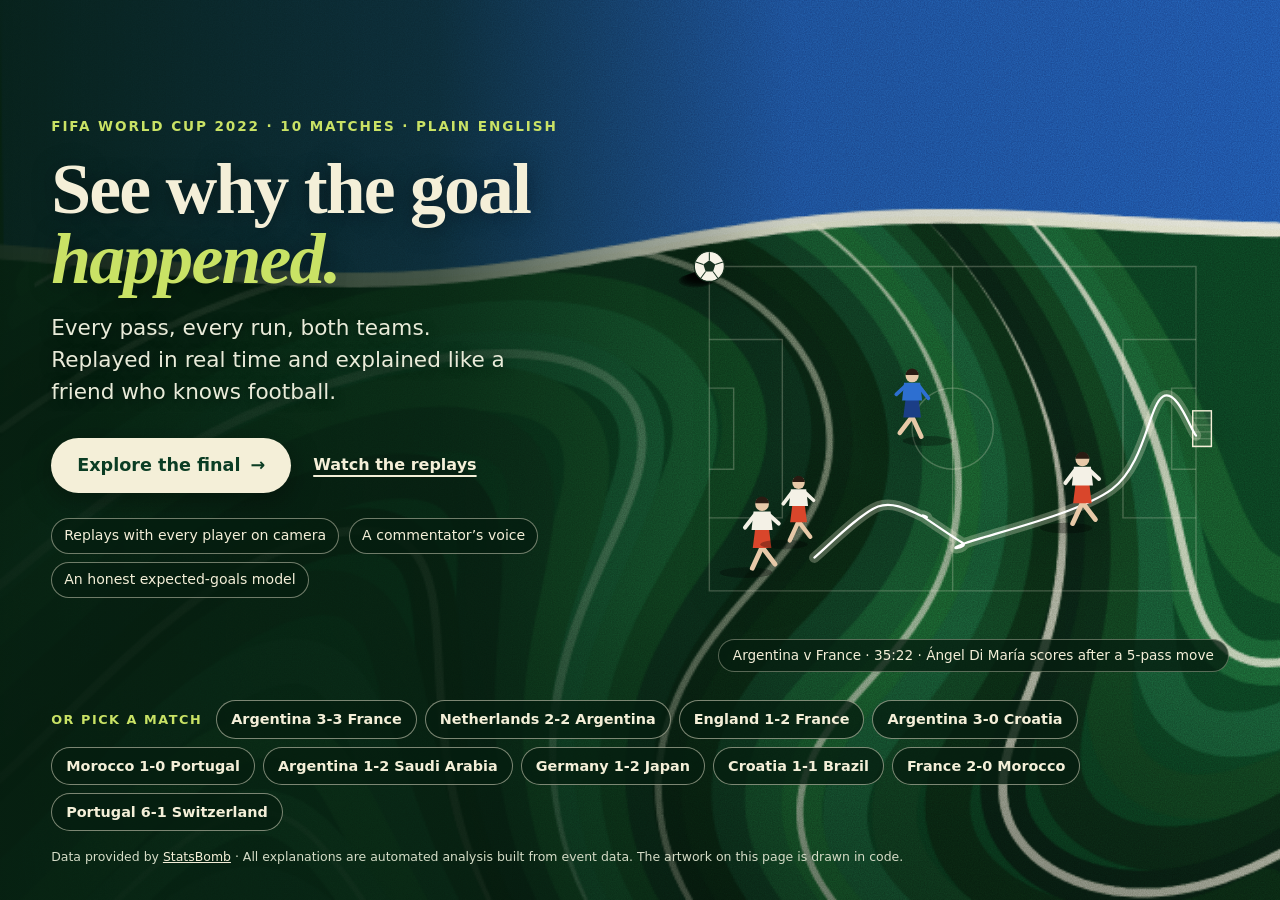
<file: index.html>
<!doctype html>
<html lang="en">
<head>
  <meta charset="utf-8">
  <meta name="viewport" content="width=device-width, initial-scale=1">
  <title>Match Explainer</title>
  <meta name="description" content="Football matches explained in plain English: statistics, tactics and animated replays of the key moments.">
  <link rel="icon" href="assets/favicon.svg" type="image/svg+xml">
  <link rel="stylesheet" href="css/style.css">
</head>
<body>
  <a class="skip" href="#view">Skip to content</a>
  <header class="top">
    <div class="top-inner">
      <a class="brand" href="#home" aria-label="Match Explainer home">
        <svg viewBox="0 0 32 32" width="28" height="28" aria-hidden="true"><circle cx="16" cy="16" r="15" fill="#1F3864"/><path d="M16 7l5.5 4-2.1 6.5h-6.8L10.5 11z" fill="#fff"/><path d="M16 7V3M21.5 11l4-2M19.4 17.5l3 4.5M12.6 17.5l-3 4.5M10.5 11l-4-2" stroke="#fff" stroke-width="1.6" fill="none"/></svg>
        <span>Match Explainer</span>
      </a>
      <label class="picker"><span>Match</span>
        <select id="match-picker" aria-label="Choose a match"></select>
      </label>
    </div>
    <nav id="nav" aria-label="Pages"></nav>
  </header>

  <main id="view" tabindex="-1"><p class="loading">Loading…</p></main>

  <footer class="foot">
    <p>Data provided by <a href="https://github.com/statsbomb/open-data" target="_blank" rel="noopener">StatsBomb</a>
      (free open data, used under their user agreement). Explanations are <strong>automated analysis</strong>
      built from event data, not human commentary.</p>
    <p class="small">No broadcast footage is used. This site loads no third-party scripts, fonts or trackers and sets no cookies.</p>
  </footer>

  <script type="module" src="js/app.js"></script>
</body>
</html>
</file>
<file: css/style.css>
/* Match Explainer - "stadium night" theme: dark glass panels over a liquid-pitch backdrop, lime accent, floodlit turf.
   Team colours stay colour-blind safe and are never the only cue (blue circles, orange rounded squares). */
:root {
  /* tokens kept as hex so the contrast tests can read them */
  --bg: #07170F; --panel: #0E2619; --card: #0E2619; --text: #EEF1E2; --muted: #B7C4AE; --head: #F4EFD8; --navy: #F4EFD8;
  --accent: #C9E265; --on-accent: #0B2A18; --focus: #C9E265; --ok: #8FD694;
  --home: #2E75B6; --away: #B75410; --home-ink: #8CC0F5; --away-ink: #F5A66B;
  --lawn: #0B3D24; --lawn2: #145C31; --cream: #F4EFD8; --cream-dim: #CFD8C3; --lime: #C9E265;
  --edge: rgba(244, 239, 216, .16); --edge2: rgba(244, 239, 216, .3); --glass: rgba(14, 38, 25, .78);
  --display: "Iowan Old Style", "Palatino Linotype", Palatino, "Book Antiqua", Georgia, serif;
  --font: system-ui, -apple-system, "Segoe UI", Roboto, "Helvetica Neue", Arial, sans-serif;
  --radius: 16px; --gap: 16px;
  font-family: var(--font); font-size: 16px; line-height: 1.55; color: var(--text); background: var(--bg); color-scheme: dark;
}
* { box-sizing: border-box; }
body { margin: 0; background: transparent; min-height: 100vh; display: flex; flex-direction: column; }   /* transparent: the fixed backdrop canvas shows through */
h1, h2, h3 { color: var(--head); line-height: 1.2; margin: 0 0 .5em; }
h1[tabindex="-1"]:focus, h1[tabindex="-1"]:focus-visible, h2[tabindex="-1"]:focus-visible { outline: none; }   /* headings are focused by the router for screen readers, not for sighted users */
h1 { font-size: 2.1rem; font-family: var(--display); font-weight: 700; letter-spacing: -.01em; } h2 { font-size: 1.2rem; } h3 { font-size: 1.05rem; }
a { color: var(--accent); }
:focus-visible { outline: 3px solid var(--focus); outline-offset: 2px; border-radius: 6px; }
.skip { position: absolute; left: -999px; top: 0; background: var(--accent); color: var(--on-accent); padding: 8px 12px; z-index: 30; }
.skip:focus { left: 8px; top: 8px; }
.muted { color: var(--muted); } .small { font-size: .85rem; } .lede { max-width: 62rem; } .loading { color: var(--muted); }
.visually-hidden { position: absolute; width: 1px; height: 1px; overflow: hidden; clip: rect(0 0 0 0); white-space: nowrap; }

/* ----- backdrop (flow.js): the liquid pitch behind everything, dimmed on inner pages ----- */
#backdrop { position: fixed; inset: 0; width: 100%; height: 100%; z-index: -10; }
#dim { position: fixed; inset: 0; z-index: -8; background: linear-gradient(180deg, rgba(5, 20, 12, .62) 0%, rgba(5, 20, 12, .88) 100%); transition: opacity .6s; }
body.is-landing #dim { opacity: 0; }
#grain { position: fixed; inset: -20%; z-index: -7; opacity: .3; mix-blend-mode: overlay; pointer-events: none;
  background-image: url("data:image/svg+xml;utf8,<svg xmlns='http://www.w3.org/2000/svg' width='220' height='220'><filter id='n'><feTurbulence type='fractalNoise' baseFrequency='.85' numOctaves='2' stitchTiles='stitch'/><feColorMatrix values='0 0 0 0 1  0 0 0 0 1  0 0 0 0 1  0 0 0 1.1 -.2'/></filter><rect width='100%' height='100%' filter='url(%23n)'/></svg>"); }
body.is-landing #grain { opacity: .42; }
body.bg-animated #grain { animation: grain 1.1s steps(6) infinite; }
@keyframes grain { 0% { transform: translate(0, 0); } 20% { transform: translate(-3%, 2%); } 40% { transform: translate(2%, -3%); } 60% { transform: translate(-2%, -2%); } 80% { transform: translate(3%, 3%); } 100% { transform: translate(0, 0); } }

/* ----- header, nav, footer ----- */
.top { background: rgba(6, 22, 14, .74); -webkit-backdrop-filter: blur(16px) saturate(1.2); backdrop-filter: blur(16px) saturate(1.2); border-bottom: 1px solid var(--edge); position: sticky; top: 0; z-index: 5; color: var(--head); }
.top-inner { max-width: 1180px; margin: 0 auto; padding: 10px 16px; display: flex; gap: 16px; align-items: center; justify-content: space-between; flex-wrap: wrap; }
.brand { display: inline-flex; align-items: center; gap: 10px; font-weight: 700; font-size: 1.2rem; color: var(--head); text-decoration: none; font-family: var(--display); }
.picker { display: inline-flex; align-items: center; gap: 8px; font-weight: 600; color: var(--head); }
select { font: inherit; padding: 6px 10px; border: 1px solid var(--edge2); border-radius: 10px; background: #0E2619; color: var(--text); max-width: 60vw; }
#nav { max-width: 1180px; margin: 0 auto; padding: 0 16px; display: flex; gap: 4px; overflow-x: auto; }
#nav a { padding: 10px 14px; text-decoration: none; color: var(--cream-dim); font-weight: 600; border-bottom: 3px solid transparent; white-space: nowrap; transition: color .15s; }
#nav a:hover { color: #fff; }
#nav a[aria-current="page"] { color: #fff; border-bottom-color: var(--accent); }
main { flex: 1; width: 100%; max-width: 1180px; margin: 0 auto; padding: 22px 16px 36px; outline: none; }
body:not(.is-landing) main { animation: rise .4s ease-out both; }
@keyframes rise { from { opacity: 0; transform: translateY(8px); } to { opacity: 1; transform: none; } }
.foot { background: rgba(3, 12, 8, .82); color: var(--muted); padding: 18px 16px; font-size: .9rem; border-top: 1px solid var(--edge); }
.foot p { max-width: 1180px; margin: 0 auto 6px; } .foot a { color: var(--accent); } .foot .small { font-size: .85rem; }

/* ----- glass cards and basic controls ----- */
.card { background: var(--glass); -webkit-backdrop-filter: blur(14px) saturate(1.25); backdrop-filter: blur(14px) saturate(1.25); border: 1px solid var(--edge); border-radius: var(--radius);
  padding: 18px 20px; margin-bottom: var(--gap); box-shadow: 0 12px 36px rgba(0, 0, 0, .32); }
.grid2 { display: grid; grid-template-columns: 1fr 1fr; gap: var(--gap); } .grid2 > .card { margin-bottom: 0; } .grid2.panels { margin-top: var(--gap); }
@media (max-width: 760px) { .grid2 { grid-template-columns: 1fr; } .card { padding: 14px; } h1 { font-size: 1.55rem; } }
.center { text-align: center; }
.eyebrow { color: var(--muted); font-size: .92rem; margin: 0 0 6px; }
.badge { display: inline-block; font-size: .8rem; font-weight: 700; color: var(--on-accent); background: var(--accent); border-radius: 99px; padding: 2px 10px; }
.badge .term { border-bottom-color: var(--on-accent); }
.note { background: rgba(255, 200, 87, .12); border-left: 4px solid #FFC857; padding: 8px 12px; border-radius: 8px; margin: 12px 0 0; color: var(--text); }
.error { background: rgba(255, 99, 99, .12); border-left: 4px solid #FF6B6B; padding: 12px 16px; border-radius: 8px; }
code { background: rgba(244, 239, 216, .1); padding: 1px 6px; border-radius: 6px; }
.btn { font: inherit; font-weight: 600; padding: 7px 14px; border-radius: 999px; border: 1px solid var(--edge2); background: rgba(244, 239, 216, .07); color: var(--text); cursor: pointer; transition: background .15s, border-color .15s; }
.btn:hover { background: rgba(244, 239, 216, .16); }
.btn[aria-pressed="true"], .btn.on { background: var(--accent); color: var(--on-accent); border-color: var(--accent); }
.btn:disabled { opacity: .45; cursor: not-allowed; }
.btn-row { display: flex; flex-wrap: wrap; gap: 8px; margin: 8px 0; align-items: center; }
.toolbar { padding-bottom: 8px; }
.pill { display: inline-block; margin: 0; padding: 6px 14px; border-radius: 999px; font-size: .9rem; font-weight: 600; color: var(--head); background: rgba(6, 22, 14, .72); -webkit-backdrop-filter: blur(10px); backdrop-filter: blur(10px); border: 1px solid var(--edge2); }
.swatch { display: inline-block; width: 14px; height: 14px; vertical-align: -2px; }
.swatch.home { background: var(--home); border-radius: 50%; } .swatch.away { background: var(--away); border-radius: 3px; }
.chip { display: inline-block; padding: 2px 10px; border-radius: 99px; font-weight: 700; font-size: .85rem; color: #fff; }
.chip.home { background: var(--home); } .chip.away { background: var(--away); }
.tok { display: inline-grid; place-items: center; flex: none; width: 26px; height: 26px; font: 800 .75rem/1 var(--font); color: #fff; border: 2px solid rgba(255, 255, 255, .85); box-shadow: 0 2px 6px rgba(0, 0, 0, .4); }
.tok.home { background: radial-gradient(circle at 35% 30%, #5B9BE0, var(--home)); border-radius: 50%; } .tok.away { background: radial-gradient(circle at 35% 30%, #E58A4A, var(--away)); border-radius: 8px; }
.crest { display: inline-grid; place-items: center; flex: none; width: 30px; height: 30px; font: 800 .6rem/1 var(--font); letter-spacing: .04em; color: #fff; border: 2px solid rgba(255, 255, 255, .85); box-shadow: 0 2px 8px rgba(0, 0, 0, .45); }
.crest.home { background: radial-gradient(circle at 35% 30%, #5B9BE0, var(--home)); border-radius: 50%; } .crest.away { background: radial-gradient(circle at 35% 30%, #E58A4A, var(--away)); border-radius: 10px; }
.crest.big { width: 78px; height: 78px; font-size: 1.1rem; border-width: 3px; }
.crest.big.away { border-radius: 22px; }
.switch { display: inline-flex; align-items: center; gap: 9px; padding: 6px 14px 6px 8px; border-radius: 999px; border: 1px solid var(--edge2); background: rgba(244, 239, 216, .06); color: var(--text); font: inherit; font-weight: 600; cursor: pointer; }
.switch i { width: 30px; height: 17px; border-radius: 99px; background: rgba(244, 239, 216, .28); position: relative; transition: background .2s; flex: none; }
.switch i::after { content: ''; position: absolute; top: 2px; left: 2px; width: 13px; height: 13px; border-radius: 50%; background: #fff; transition: transform .2s, background .2s; }
.switch[aria-pressed="true"] i { background: var(--accent); } .switch[aria-pressed="true"] i::after { transform: translateX(13px); background: var(--on-accent); }
.switch:disabled { opacity: .45; cursor: not-allowed; }
input[type=range] { accent-color: var(--accent); }
.slider-row { display: grid; grid-template-columns: auto 1fr; gap: 8px 14px; align-items: center; margin: 10px 0; }
.slider-row input[type=range] { width: 100%; height: 28px; }
.tabs { display: flex; gap: 4px; background: rgba(244, 239, 216, .07); padding: 4px; border-radius: 999px; margin: 6px 0 12px; }
.tab { flex: 1; border: 0; background: none; color: var(--text); padding: 7px 10px; border-radius: 999px; font: inherit; font-weight: 600; cursor: pointer; }
.tab[aria-pressed="true"] { background: var(--accent); color: var(--on-accent); }
.legend { display: flex; flex-wrap: wrap; gap: 14px; font-size: .88rem; color: var(--muted); margin: 10px 0; align-items: center; }
.legend .item { display: inline-flex; align-items: center; gap: 6px; }
dl.kv { display: grid; grid-template-columns: 1fr auto; gap: 4px 12px; margin: 8px 0 0; } dl.kv dt { color: var(--muted); } dl.kv dd { margin: 0; font-weight: 700; text-align: right; }
.scroll { overflow-x: auto; }
.term { font: inherit; color: inherit; background: none; border: none; padding: 0; cursor: help; border-bottom: 2px dotted var(--accent); }
#tip { position: fixed; z-index: 40; max-width: 300px; background: rgba(8, 26, 17, .96); color: var(--text); padding: 10px 12px; border-radius: 12px; font-size: .9rem; border: 1px solid var(--edge2); box-shadow: 0 10px 30px rgba(0, 0, 0, .5); pointer-events: none; }
#tip b { display: block; margin-bottom: 2px; color: var(--accent); } #tip[hidden] { display: none; }
table.plain { width: 100%; border-collapse: collapse; font-size: .95rem; } table.plain th, table.plain td { text-align: left; padding: 8px; border-bottom: 1px solid var(--edge); }
table.plain th { color: var(--head); } table.plain td.num, table.plain th.num { text-align: right; font-variant-numeric: tabular-nums; }
table.plain tr.hl th, table.plain tr.hl td { background: rgba(201, 226, 101, .12); font-weight: 700; }
.shotinfo { min-height: 3em; background: rgba(244, 239, 216, .07); border: 1px solid var(--edge); border-radius: 12px; padding: 8px 12px; margin: 10px 0; }
.gl dt { font-weight: 700; color: var(--head); margin-top: 14px; } .gl dd { margin: 2px 0 0; }
ul.bars { list-style: none; padding: 0; margin: 8px 0; display: grid; gap: 6px; }
ul.bars li { display: grid; grid-template-columns: 9.5em 1fr 3.5em; gap: 10px; align-items: center; font-size: .92rem; }
ul.bars i { display: block; height: 12px; border-radius: 6px; background: var(--accent); } ul.bars b { text-align: right; font-variant-numeric: tabular-nums; }
.listen { display: inline-flex; flex-wrap: wrap; gap: 8px 10px; align-items: center; }
.voice-pick { max-width: 16em; } .voice-hint { font-size: .85rem; }

/* ----- summary: fixtures strip, scoreboard, possession, stats ----- */
.fixtures ul { display: flex; gap: 10px; list-style: none; padding: 0 0 8px; margin: 0 0 var(--gap); overflow-x: auto; scroll-snap-type: x proximity; }
.fx { display: flex; flex-direction: column; gap: 8px; min-width: 176px; padding: 11px 13px; border-radius: 16px; background: var(--glass); -webkit-backdrop-filter: blur(12px); backdrop-filter: blur(12px); border: 1px solid var(--edge); color: var(--text); text-decoration: none; scroll-snap-align: start; transition: transform .15s, border-color .15s; }
.fx:hover { transform: translateY(-2px); border-color: var(--edge2); }
.fx.on { border-color: var(--accent); background: rgba(40, 70, 28, .82); box-shadow: 0 0 0 1px var(--accent), 0 10px 26px rgba(0, 0, 0, .4); }
.fx-stage { font-size: .7rem; letter-spacing: .1em; text-transform: uppercase; color: var(--accent); font-weight: 700; }
.fx-row { display: flex; align-items: center; justify-content: space-between; gap: 8px; font-size: 1.2rem; color: var(--head); }
.fx-teams { font-size: .78rem; color: var(--muted); }
.scoreboard { padding: 22px 20px 26px; background: radial-gradient(120% 140% at 50% -20%, rgba(201, 226, 101, .13), transparent 55%), var(--glass); }
.board3 { display: flex; justify-content: center; align-items: center; gap: clamp(16px, 5vw, 64px); flex-wrap: wrap; margin: 8px 0 6px; }
.board3 .side { display: flex; flex-direction: column; align-items: center; gap: 10px; min-width: 9rem; }
.tname { font-family: var(--display); font-size: 1.55rem; font-weight: 700; color: var(--head); }
.board3 .score { font-family: var(--display); font-size: clamp(3rem, 8vw, 5rem); font-weight: 800; color: var(--head); letter-spacing: .02em; text-shadow: 0 4px 30px rgba(201, 226, 101, .25); }
.poss { display: flex; height: 32px; border-radius: 999px; overflow: hidden; margin: 8px 0; font-weight: 700; color: #fff; box-shadow: inset 0 0 0 1px rgba(255, 255, 255, .2); }
.poss span { display: flex; align-items: center; padding: 0 14px; min-width: 56px; }
.poss .h { background: var(--home); } .poss .a { background: var(--away); justify-content: flex-end; }
.stats { width: 100%; border-collapse: collapse; }
.stats th, .stats td { padding: 9px 6px; border-bottom: 1px solid var(--edge); text-align: center; vertical-align: middle; }
.stats th[scope=row] { font-weight: 600; color: var(--head); width: 36%; } .stats td { width: 32%; }
.stats .val { font-weight: 700; font-size: 1.08rem; }
.stats .bar { height: 6px; border-radius: 3px; margin-top: 5px; background: rgba(244, 239, 216, .12); position: relative; }
.stats .bar i { position: absolute; top: 0; bottom: 0; border-radius: 3px; }
.stats td.h .bar i { right: 0; background: var(--home-ink); } .stats td.a .bar i { left: 0; background: var(--away-ink); }
.stats .sub { color: var(--muted); font-size: .85rem; } .stats thead th { font-size: .95rem; color: var(--head); }

/* ----- the stage: stadium frame, floodlit turf, overlay cards ----- */
.stage { position: relative; border-radius: 20px; overflow: hidden; padding: 52px 14px 14px; isolation: isolate; border: 1px solid var(--edge);
  background: radial-gradient(120% 70% at 50% 0%, #17402A 0%, #07170F 62%, #040C08 100%); box-shadow: 0 22px 60px rgba(0, 0, 0, .55); }
.crowd { position: absolute; left: 0; right: 0; top: 0; height: 40%; z-index: 0; opacity: .95; pointer-events: none;
  background: radial-gradient(circle at 25% 50%, rgba(255, 205, 140, .55) 0 1.1px, transparent 1.7px) 0 0 / 9px 8px, radial-gradient(circle at 70% 40%, rgba(160, 190, 255, .45) 0 1px, transparent 1.6px) 4px 3px / 11px 9px,
    radial-gradient(circle at 50% 60%, rgba(255, 120, 110, .4) 0 1px, transparent 1.5px) 2px 6px / 13px 10px, linear-gradient(#0b1812, #0e2a1a);
  -webkit-mask-image: linear-gradient(#000 35%, transparent); mask-image: linear-gradient(#000 35%, transparent); }
.ads { position: absolute; left: 14px; right: 14px; top: 46px; height: 14px; z-index: 1; display: flex; gap: 3.2em; justify-content: center; overflow: hidden; border-radius: 4px 4px 0 0;
  background: linear-gradient(90deg, #0B3D24, #12552F, #0B3D24); border-top: 1px solid rgba(201, 226, 101, .55); }
.ads span { font: 700 8px/14px var(--font); letter-spacing: .35em; color: rgba(244, 239, 216, .8); white-space: nowrap; }
.hud { position: absolute; left: 14px; right: 14px; top: 9px; z-index: 4; display: flex; justify-content: space-between; align-items: center; gap: 10px; }
.hud .pill { max-width: calc(100% - 110px); } .hud .tilt { margin-left: auto; padding: 5px 13px; font-size: .85rem; background: rgba(6, 22, 14, .72); }
.hud .caption { min-height: 0; }
.hud .tilt[aria-pressed="true"] { background: var(--accent); color: var(--on-accent); border-color: var(--accent); }
.turf { position: relative; z-index: 2; margin-top: 14px; border-radius: 0 0 12px 12px; padding: 2.2% 2.6%; transform-origin: 50% 0; transition: transform .6s cubic-bezier(.2, .7, .2, 1);
  background: radial-gradient(90% 70% at 50% 35%, rgba(255, 255, 220, .24), transparent 62%), radial-gradient(140% 120% at 50% 50%, transparent 50%, rgba(0, 0, 0, .62) 100%), linear-gradient(#26823D, #1B6631);
  box-shadow: inset 0 0 50px rgba(0, 0, 0, .5); }
.turf::after { content: ''; position: absolute; inset: 0; border-radius: inherit; pointer-events: none; mix-blend-mode: soft-light; opacity: .5;
  background-image: url("data:image/svg+xml;utf8,<svg xmlns='http://www.w3.org/2000/svg' width='160' height='160'><filter id='g'><feTurbulence type='fractalNoise' baseFrequency='.9' numOctaves='2' stitchTiles='stitch'/><feColorMatrix values='0 0 0 0 .5  0 0 0 0 .6  0 0 0 0 .4  0 0 0 1.4 -.45'/></filter><rect width='100%' height='100%' filter='url(%23g)'/></svg>"); }
.stage[data-tilt="on"] .turf { transform: perspective(1150px) rotateX(34deg) scale(.97); transform-origin: 50% 100%; margin-top: -21%; }
.board { position: relative; }
.overlay { position: absolute; inset: 0; pointer-events: none; z-index: 3; }
svg.pitch { width: 100%; height: auto; display: block; overflow: visible; }
svg.pitch text { font-family: var(--font); }
svg.pitch g[tabindex]:focus-visible { outline: none; } svg.pitch g[tabindex]:focus-visible > :nth-child(2) { stroke: var(--accent); stroke-width: 1; }

/* ----- replay: transport bar, callout, move panels ----- */
.transport { display: flex; align-items: center; gap: 12px; margin-top: 12px; padding: 10px 14px; border-radius: 18px; flex-wrap: wrap; background: var(--glass); -webkit-backdrop-filter: blur(14px); backdrop-filter: blur(14px); border: 1px solid var(--edge); box-shadow: 0 10px 30px rgba(0, 0, 0, .3); }
.round { width: 44px; height: 44px; border-radius: 50%; border: 0; background: var(--accent); color: var(--on-accent); font-size: 1.05rem; font-weight: 800; cursor: pointer; flex: none; box-shadow: 0 4px 14px rgba(0, 0, 0, .4); }
.round:hover { filter: brightness(1.08); }
.time { font-variant-numeric: tabular-nums; color: var(--muted); font-size: .88rem; min-width: 2.6em; }
.transport input[type=range] { flex: 1 1 160px; min-width: 120px; height: 8px; border-radius: 99px; -webkit-appearance: none; appearance: none; cursor: pointer;
  background: linear-gradient(90deg, var(--accent) var(--fill, 0%), rgba(244, 239, 216, .2) var(--fill, 0%)); }
.transport input[type=range]::-webkit-slider-thumb { -webkit-appearance: none; width: 20px; height: 20px; border-radius: 50%; background: #fff; border: 4px solid var(--accent); box-shadow: 0 2px 8px rgba(0, 0, 0, .5); }
.transport input[type=range]::-moz-range-thumb { width: 14px; height: 14px; border-radius: 50%; background: #fff; border: 4px solid var(--accent); }
.seg { display: inline-flex; background: rgba(244, 239, 216, .08); border-radius: 999px; padding: 3px; }
.seg-btn { border: 0; background: none; color: var(--text); padding: 5px 12px; border-radius: 999px; font: inherit; font-weight: 600; cursor: pointer; }
.seg-btn[aria-pressed="true"] { background: var(--accent); color: var(--on-accent); font-weight: 800; }
.switches { margin: 14px 0 6px; }
.callout { position: absolute; width: 224px; transform: translate(18px, -118%); padding: 10px 12px; border-radius: 16px; font-size: .78rem; color: var(--text); pointer-events: none;
  background: rgba(8, 28, 18, .74); -webkit-backdrop-filter: blur(12px) saturate(1.3); backdrop-filter: blur(12px) saturate(1.3); border: 1px solid var(--edge2); box-shadow: 0 12px 34px rgba(0, 0, 0, .5); transition: left .06s linear, top .06s linear; }
.callout.flip { transform: translate(calc(-100% - 18px), -118%); } .callout.below { transform: translate(18px, 16%); } .callout.flip.below { transform: translate(calc(-100% - 18px), 16%); }
.callout dd { white-space: nowrap; }
.callout[hidden] { display: none; }
.callout header { display: flex; align-items: center; gap: 8px; margin-bottom: 6px; } .callout strong { color: var(--head); font-size: .92rem; line-height: 1.2; }
.callout .tok { width: 22px; height: 22px; font-size: .68rem; }
.callout dl { display: grid; grid-template-columns: auto 1fr; gap: 2px 10px; margin: 0; } .callout dt { color: var(--muted); } .callout dd { margin: 0; text-align: right; font-weight: 700; }
ol.steps { list-style: none; margin: 8px 0 0; padding: 0; display: grid; gap: 6px; }
ol.steps li { display: flex; gap: 10px; align-items: center; padding: 6px 8px; border-radius: 12px; color: var(--muted); }
ol.steps li .n { width: 24px; height: 24px; flex: none; border-radius: 50%; display: grid; place-items: center; background: rgba(244, 239, 216, .14); color: var(--text); font-size: .78rem; font-weight: 800; }
ol.steps li.on { background: rgba(201, 226, 101, .14); color: var(--text); font-weight: 600; } ol.steps li.on .n { background: var(--accent); color: var(--on-accent); }
.squad { list-style: none; margin: 8px 0; padding: 0; display: flex; flex-wrap: wrap; gap: 10px; } .squad li { display: flex; align-items: center; gap: 8px; padding: 5px 14px 5px 6px; background: rgba(244, 239, 216, .08); border-radius: 999px; }
.panel h2 { margin-bottom: .4em; }

/* ----- pitch page: players panel ----- */
.split { display: grid; grid-template-columns: minmax(0, 1fr) 340px; gap: var(--gap); align-items: start; margin-bottom: var(--gap); }
@media (max-width: 1000px) { .split { grid-template-columns: 1fr; } }
.split > .panel { margin-bottom: 0; }
.plist { list-style: none; padding: 0; margin: 0; max-height: 540px; overflow: auto; display: grid; gap: 4px; }
.prow { width: 100%; display: grid; grid-template-columns: 26px 1fr auto 52px 26px; gap: 8px; align-items: center; text-align: left; background: rgba(244, 239, 216, .05); border: 1px solid transparent; border-radius: 12px; padding: 6px 8px; color: var(--text); font: inherit; font-size: .9rem; cursor: pointer; }
.prow:hover, .prow:focus-visible { background: rgba(201, 226, 101, .13); border-color: rgba(201, 226, 101, .55); }
.pname { overflow: hidden; text-overflow: ellipsis; white-space: nowrap; }
.role { font-size: .66rem; font-weight: 800; letter-spacing: .06em; padding: 2px 7px; border-radius: 99px; background: rgba(244, 239, 216, .14); }
.tbar { height: 6px; border-radius: 3px; background: rgba(244, 239, 216, .14); overflow: hidden; } .tbar i { display: block; height: 100%; background: var(--accent); }
.prow b { text-align: right; font-variant-numeric: tabular-nums; }

/* ----- moments list ----- */
.moments { display: grid; grid-template-columns: 290px 1fr; gap: var(--gap); align-items: start; }
@media (max-width: 860px) {
  .moments { grid-template-columns: 1fr; }
  .moments .mlist { display: flex; overflow-x: auto; padding-bottom: 8px; scroll-snap-type: x proximity; }   /* a swipeable strip, so the replay is not buried under ten rows */
  .moments .mlist li { flex: none; width: 190px; scroll-snap-align: start; }
}
@media (max-width: 600px) { .callout { display: none; } }   /* the caption already says what is happening; a card would cover a small pitch */
.mlist { list-style: none; margin: 0; padding: 0; display: grid; gap: 8px; }
.mitem { width: 100%; display: flex; gap: 12px; align-items: center; text-align: left; font: inherit; color: var(--text); background: var(--glass); -webkit-backdrop-filter: blur(12px); backdrop-filter: blur(12px); border: 1px solid var(--edge); border-radius: 14px; padding: 10px 12px; cursor: pointer; transition: border-color .15s, transform .15s; }
.mitem:hover { border-color: var(--edge2); transform: translateX(2px); }
.mitem[aria-current="true"] { border-color: var(--accent); box-shadow: inset 4px 0 0 var(--accent); background: rgba(40, 70, 28, .82); }
.mclock { font-weight: 800; color: var(--head); font-variant-numeric: tabular-nums; min-width: 3.4em; }
.mbody { display: flex; flex-direction: column; font-size: .92rem; } .mbody strong { color: var(--head); }
.redcard { display: flex; align-items: center; gap: 14px; }
.card-icon { width: 34px; height: 46px; background: #E53935; border-radius: 5px; display: inline-block; flex: none; box-shadow: 0 4px 14px rgba(229, 57, 53, .4); }
.replay { margin-bottom: var(--gap); }
.caption { font-weight: 600; margin: 0; }

/* ----- landing page ----- */
body.is-landing .top, body.is-landing .foot, body.is-landing .skip { display: none; }
body.is-landing main { max-width: none; padding: 0; animation: none; }
.lp { position: relative; min-height: 100vh; min-height: 100dvh; overflow: hidden; color: var(--cream);
  display: grid; grid-template-columns: minmax(0, 1.12fr) minmax(0, 1fr); grid-template-rows: 1fr auto auto; gap: 0 2vw; padding: clamp(16px, 2.6vw, 40px) clamp(18px, 4vw, 56px); isolation: isolate; }
.lp-scrim { position: absolute; inset: 0; z-index: -1; pointer-events: none;
  background: linear-gradient(90deg, rgba(6, 30, 16, .92) 0%, rgba(6, 30, 16, .72) 34%, rgba(6, 30, 16, .1) 62%, rgba(6, 30, 16, 0) 100%), radial-gradient(120% 90% at 50% 120%, rgba(0, 0, 0, .5), transparent 60%); }
.lp-copy { grid-column: 1; grid-row: 1; align-self: center; max-width: 42rem; padding: 2vh 0; }
.lp-eyebrow { font-size: .85rem; letter-spacing: .14em; text-transform: uppercase; color: var(--lime); font-weight: 700; margin: 0 0 1rem; }
.lp h1 { color: var(--cream); font-size: clamp(2.7rem, 5.6vw, 5.4rem); line-height: .98; margin: 0 0 1.1rem; font-weight: 800; letter-spacing: -.025em; text-shadow: 0 2px 24px rgba(0, 0, 0, .45); }
.lp h1 em { color: var(--lime); font-style: italic; }
.lp h1:focus { outline: none; }
.lp-sub { font-size: clamp(1.05rem, 1.7vw, 1.35rem); line-height: 1.5; max-width: 30rem; color: #E9EBD9; margin: 0 0 1.8rem; text-shadow: 0 1px 12px rgba(0, 0, 0, .5); }
.lp-cta { display: flex; flex-wrap: wrap; gap: 14px 22px; align-items: center; margin-bottom: 1.6rem; }
.lp-btn { display: inline-flex; gap: 10px; align-items: center; background: var(--cream); color: var(--lawn); font-weight: 800; font-size: 1.1rem; padding: 14px 26px; border-radius: 999px; text-decoration: none;
  box-shadow: 0 8px 30px rgba(0, 0, 0, .35); transition: transform .18s ease, background .18s ease; }
.lp-btn:hover { background: var(--lime); transform: translateY(-2px); }
.lp-link { color: var(--cream); font-weight: 700; text-decoration: underline; text-decoration-thickness: 2px; text-underline-offset: 5px; }
.lp-link:hover { color: var(--lime); }
.lp :focus-visible { outline: 3px solid var(--lime); outline-offset: 3px; }
.lp-feats { list-style: none; padding: 0; margin: 0; display: flex; flex-wrap: wrap; gap: 8px 10px; }
.lp-feats li { font-size: .88rem; padding: 6px 12px; border: 1px solid rgba(244, 239, 216, .45); border-radius: 999px; background: rgba(6, 30, 16, .78); color: var(--cream); }
.lp-trailwrap { grid-column: 2; grid-row: 1; align-self: end; position: relative; margin-bottom: 1vh; display: flex; flex-direction: column; align-items: flex-end; }
svg.trail { width: 100%; height: auto; max-height: 62vh; display: block; overflow: visible; filter: drop-shadow(0 12px 22px rgba(0, 0, 0, .35)); }
.lp-caption { margin: .5rem 0 0; font-size: .85rem; color: var(--cream); background: rgba(6, 30, 16, .78); padding: 5px 14px; border-radius: 999px; border: 1px solid rgba(244, 239, 216, .35); }
svg.trail path.line, svg.trail path.glow { stroke-dasharray: var(--len, 1000); stroke-dashoffset: var(--len, 1000); animation: draw 3.4s cubic-bezier(.3, .6, .2, 1) .15s forwards; }
@keyframes draw { to { stroke-dashoffset: 0; } }
svg.trail .ball { opacity: 0; animation: pop .5s ease-out var(--d, 0s) forwards; }
@keyframes pop { from { opacity: 0; transform: scale(.4); } to { opacity: 1; transform: none; } }
svg.trail .runner { animation: bob 1.6s ease-in-out infinite alternate; }
svg.trail .runner:nth-of-type(2n) { animation-delay: -.5s; }
@keyframes bob { from { translate: 0 -.5px; } to { translate: 0 .5px; } }
.lp-copy > * { animation: lift .8s cubic-bezier(.2, .7, .2, 1) both; }
.lp-copy > *:nth-child(2) { animation-delay: .08s; } .lp-copy > *:nth-child(3) { animation-delay: .16s; } .lp-copy > *:nth-child(4) { animation-delay: .24s; } .lp-copy > *:nth-child(5) { animation-delay: .32s; }
@keyframes lift { from { opacity: 0; transform: translateY(16px); } to { opacity: 1; transform: none; } }
.lp-matches { grid-column: 1 / -1; grid-row: 2; display: flex; flex-wrap: wrap; gap: 8px; align-items: center; margin-top: 1.2rem; }
.lp-label { font-size: .8rem; letter-spacing: .12em; text-transform: uppercase; color: var(--lime); font-weight: 700; margin-right: 6px; }
.lp-chip { color: var(--cream); text-decoration: none; font-size: .9rem; font-weight: 600; padding: 7px 14px; border-radius: 999px; background: rgba(6, 30, 16, .78); border: 1px solid rgba(244, 239, 216, .5); transition: background .15s, color .15s, transform .15s; }
.lp-chip:hover { background: var(--cream); color: var(--lawn); transform: translateY(-1px); }
.lp-credit { grid-column: 1 / -1; grid-row: 3; font-size: .78rem; color: #D5DCC7; margin: 1rem 0 0; }
.lp-credit a { color: var(--cream); }
@media (max-width: 860px) {
  .lp { grid-template-columns: 1fr; grid-template-rows: auto auto auto auto; padding-top: 28px; }
  .lp-copy { grid-row: 1; max-width: none; padding: 0; }
  .lp-trailwrap { grid-column: 1; grid-row: 2; margin-top: 1.4rem; }
  .lp-matches { grid-row: 3; } .lp-credit { grid-row: 4; }
  .lp-scrim { background: linear-gradient(180deg, rgba(6, 30, 16, .9) 0%, rgba(6, 30, 16, .6) 45%, rgba(6, 30, 16, .25) 100%); }
  .lp-caption { text-align: left; }
  .callout { width: 160px; font-size: .7rem; }
}
body.still *, body.still *::before, body.still *::after { animation: none !important; transition: none !important; }
body.still main { opacity: 1; transform: none; }
/* final-state view: reduced motion, or #home?still for screenshots */
.lp-still svg.trail .runner, .lp-still .lp-copy > * { animation: none !important; }
.lp-still svg.trail path.line, .lp-still svg.trail path.glow { animation: none !important; stroke-dashoffset: 0; }
.lp-still svg.trail .ball { animation: none !important; opacity: 1; }
@media (prefers-reduced-motion: reduce) {
  * { animation: none !important; transition: none !important; scroll-behavior: auto !important; }
  svg.trail path.line, svg.trail path.glow { stroke-dashoffset: 0; }
  svg.trail .ball { opacity: 1; }
  .stage[data-tilt="on"] .turf { transition: none; }
}
</file>
